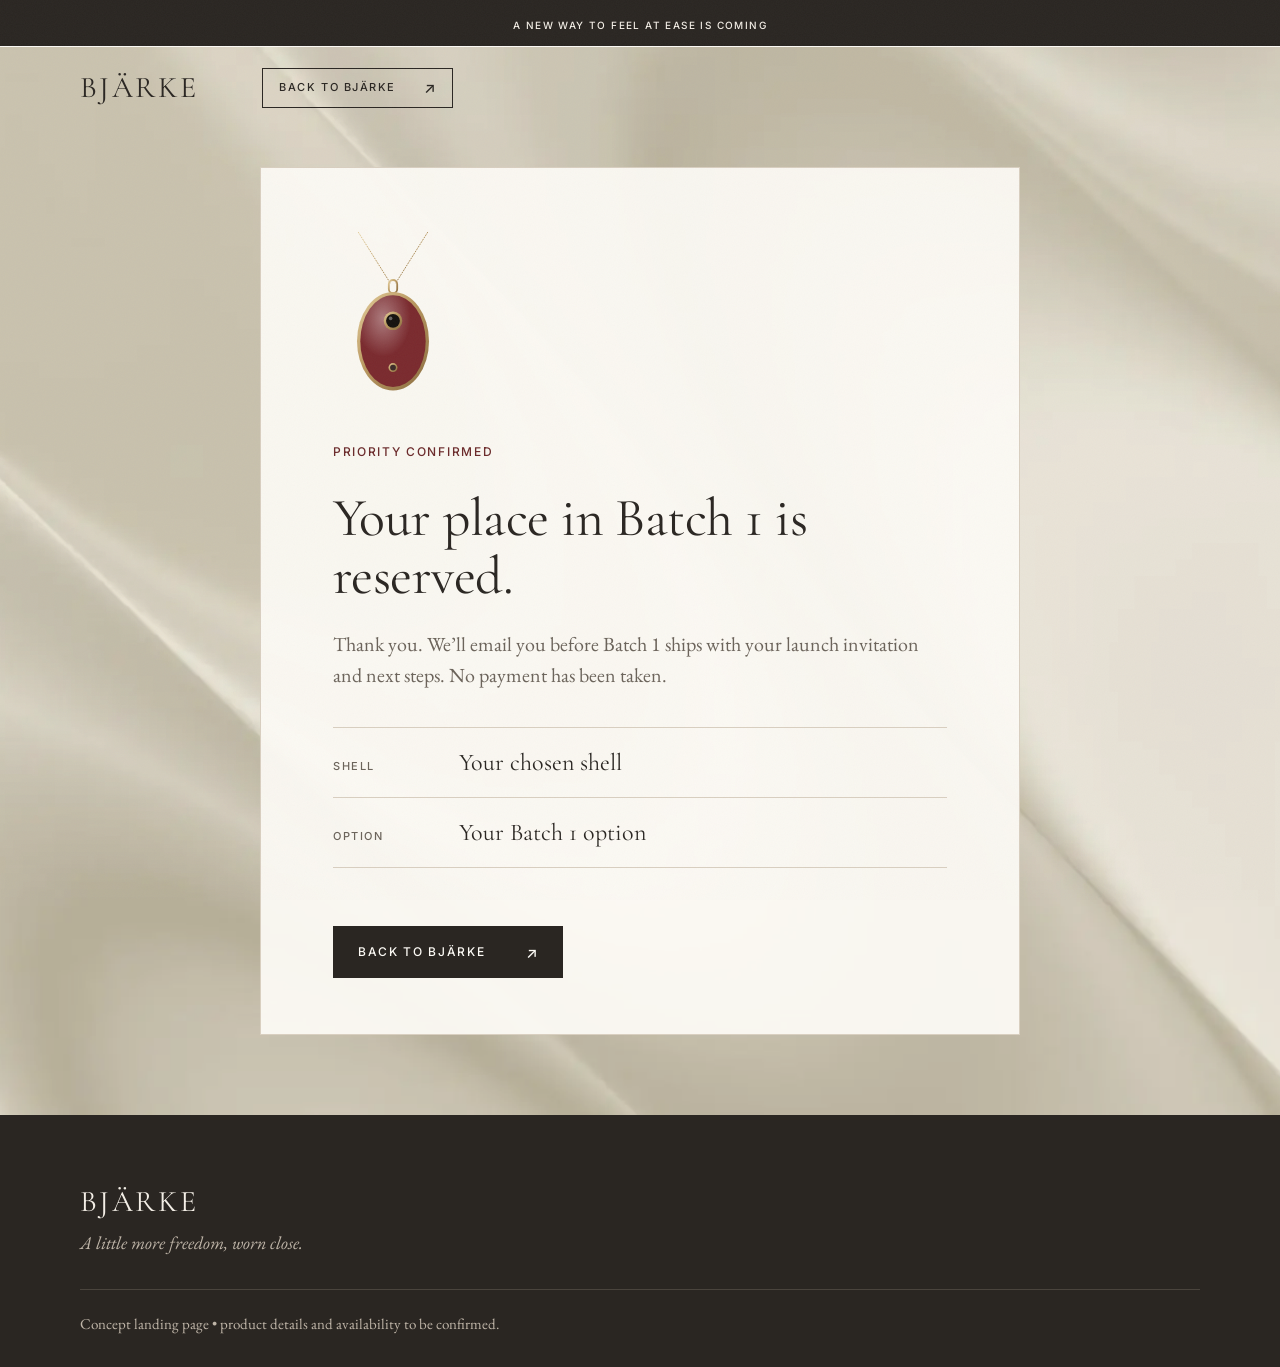
<file: priority-confirmed.html>
<!doctype html>
<html lang="en">
<head>
  <meta charset="utf-8">
  <meta name="viewport" content="width=device-width, initial-scale=1">
  <title>Priority Confirmed | Bjärke</title>
  <meta name="description" content="Your place in Bjärke Batch 1 is reserved.">
  <meta name="robots" content="noindex">
  <meta name="theme-color" content="#FCFAF5">
  <meta property="og:title" content="Bjärke | A little more freedom, worn close">
  <meta property="og:image" content="/images/og-image.jpg">
  <link rel="icon" href="/favicon.svg" type="image/svg+xml">

  <link rel="preconnect" href="https://fonts.googleapis.com">
  <link rel="preconnect" href="https://fonts.gstatic.com" crossorigin>
  <link rel="stylesheet" href="https://fonts.googleapis.com/css2?family=Cormorant+Garamond:wght@300;400&family=EB+Garamond:ital,wght@0,400;1,400&family=Inter:wght@500&display=swap">
  <link rel="stylesheet" href="/styles.css">

  <!-- ===================== META PIXEL =====================
       To activate: replace 'YOUR_PIXEL_ID' below with your Pixel ID
       (same ID as on index.html). This page fires PageView and the
       conversion event 'Lead' when a reservation is completed.
       ====================================================== -->
  <script>
    const PIXEL_ID = 'YOUR_PIXEL_ID'; // <-- paste your Meta Pixel ID here
    if (PIXEL_ID && PIXEL_ID !== 'YOUR_PIXEL_ID') {
      !function(f,b,e,v,n,t,s){if(f.fbq)return;n=f.fbq=function(){n.callMethod?
      n.callMethod.apply(n,arguments):n.queue.push(arguments)};if(!f._fbq)f._fbq=n;
      n.push=n;n.loaded=!0;n.version='2.0';n.queue=[];t=b.createElement(e);t.async=!0;
      t.src=v;s=b.getElementsByTagName(e)[0];s.parentNode.insertBefore(t,s)}(window,
      document,'script','https://connect.facebook.net/en_US/fbevents.js');
      fbq('init', PIXEL_ID);
      fbq('track', 'PageView');
      fbq('track', 'Lead'); // conversion event for the reservation (or use 'CompleteRegistration')
    }
  </script>
  <!-- =================== END META PIXEL =================== -->
</head>
<body data-confirm>
  <div class="announce" role="note"><span class="label">A new way to feel at ease is coming</span></div>

  <header class="nav" id="nav">
    <div class="wrap nav__inner">
      <a class="wordmark" href="/" aria-label="Bjärke home">BJÄRKE</a>
      <a class="btn btn--outline btn--sm nav__cta" href="/">Back to Bjärke <span class="arrow" aria-hidden="true">↗</span></a>
    </div>
  </header>

  <main id="main">
    <section class="confirm">
      <div class="reserve__silk" aria-hidden="true"></div>
      <div class="wrap">
        <div class="confirm__card">
          <span class="pendant" data-pendant aria-hidden="true"></span>
          <p class="eyebrow">Priority confirmed</p>
          <h1 class="h2">Your place in Batch 1 is reserved.</h1>
          <p class="body">Thank you. We’ll email you before Batch 1 ships with your launch invitation and next steps. No payment has been taken.</p>

          <dl class="summary">
            <div><dt>Shell</dt><dd data-c-shell>Your chosen shell</dd></div>
            <div><dt>Option</dt><dd data-c-option>Your Batch 1 option</dd></div>
          </dl>

          <a class="btn btn--solid" href="/">Back to Bjärke <span class="arrow" aria-hidden="true">↗</span></a>
        </div>
      </div>
    </section>
  </main>

  <footer class="footer">
    <div class="wrap">
      <div class="footer__top">
        <div>
          <p class="wordmark wordmark--light">BJÄRKE</p>
          <p class="footer__tag">A little more freedom, worn close.</p>
        </div>
      </div>
      <p class="footer__fine">Concept landing page • product details and availability to be confirmed.</p>
    </div>
  </footer>

  <script src="/main.js" defer></script>
</body>
</html>
</file>
<file: styles.css>
/* =========================================================
   Bjärke — landing page styles
   Mobile-first. Breakpoints: 768px (tablet), 1024px (desktop)
   ========================================================= */

:root {
  --ivory: #FCFAF5;
  --sand: #F3EEE6;
  --champagne: #E9E3D6;
  --ink: #2A2622;
  --stone: #6B635A;
  --wine: #6B2A2A;
  --gold: #A88B5E;
  --hair: #D9CFC0;
  --on-dark: #F3EEE6;
  --on-dark-2: #BFB5A8;

  --serif-d: "Cormorant Garamond", "Cormorant", Georgia, serif;
  --serif: "EB Garamond", Georgia, serif;
  --sans: "Inter", system-ui, -apple-system, "Helvetica Neue", Arial, sans-serif;

  --ease: cubic-bezier(0.22, 1, 0.36, 1);
  --gutter: 20px;
  --section: 96px;
  --shell: #7A2A2E;
}

@media (min-width: 1024px) {
  :root { --gutter: 80px; --section: 160px; }
}

*, *::before, *::after { box-sizing: border-box; }
html { -webkit-text-size-adjust: 100%; scroll-padding-top: 88px; }
html.lenis, html.lenis body { height: auto; }
.lenis.lenis-smooth { scroll-behavior: auto !important; }
body {
  margin: 0;
  background: var(--ivory);
  color: var(--ink);
  font-family: var(--serif);
  font-size: 18px;
  line-height: 1.55;
  -webkit-font-smoothing: antialiased;
  text-rendering: optimizeLegibility;
  overflow-x: hidden;
}
/* film grain */
body::after {
  content: "";
  position: fixed; inset: 0;
  pointer-events: none;
  z-index: 100;
  opacity: .035;
  background-image: url("data:image/svg+xml;utf8,<svg xmlns='http://www.w3.org/2000/svg' width='160' height='160'><filter id='n'><feTurbulence type='fractalNoise' baseFrequency='.9' numOctaves='3' stitchTiles='stitch'/></filter><rect width='100%' height='100%' filter='url(%23n)'/></svg>");
}

img { display: block; max-width: 100%; height: auto; }
a { color: inherit; text-decoration: none; }
button { font: inherit; color: inherit; background: none; border: 0; padding: 0; cursor: pointer; }
ul, ol { list-style: none; margin: 0; padding: 0; }
h1, h2, h3, p, figure { margin: 0; }
fieldset { border: 0; margin: 0; padding: 0; min-width: 0; }

:focus-visible { outline: 1px solid var(--ink); outline-offset: 4px; }
.section--dark :focus-visible, .footer :focus-visible { outline-color: var(--on-dark); }

.br-d { display: none; }
@media (min-width: 1024px) { .br-d { display: inline; } }
.sr { position: absolute; width: 1px; height: 1px; overflow: hidden; clip: rect(0 0 0 0); white-space: nowrap; }
.skip { position: absolute; left: 12px; top: -60px; z-index: 200; background: var(--ink); color: var(--ivory); padding: 10px 14px; font: 500 12px var(--sans); }
.skip:focus { top: 12px; }

.wrap { max-width: 1440px; margin: 0 auto; padding: 0 var(--gutter); }

/* ---------- Type ---------- */
.label, .eyebrow, .btn, .num, .mini {
  font-family: var(--sans);
  font-weight: 500;
  font-size: 11px;
  letter-spacing: .14em;
  text-transform: uppercase;
  line-height: 1.4;
}
@media (min-width: 1024px) { .label, .eyebrow, .btn { font-size: 12px; } .h2 { max-width: none !important; } }

.eyebrow { color: var(--wine); margin-bottom: 28px; }
.eyebrow span { color: var(--wine); }
.eyebrow--plain { color: var(--ink); }
.num { color: var(--wine); font-size: 11px; letter-spacing: .08em; }
.num--light { color: var(--on-dark-2); }

.h2 {
  font-family: var(--serif-d);
  font-weight: 400;
  font-size: clamp(40px, 4.2vw, 58px);
  line-height: 1.08;
  letter-spacing: -0.01em;
  max-width: 24ch;
}
.h3 {
  font-family: var(--serif-d);
  font-weight: 400;
  font-size: clamp(26px, 2.3vw, 32px);
  line-height: 1.18;
  letter-spacing: -0.005em;
}
.body {
  color: var(--stone);
  font-size: 19px;
  line-height: 1.55;
  max-width: 34em;
  margin-top: 24px;
}
@media (min-width: 1024px) { .body { font-size: 20px; } }
.body--sm { font-size: 18px; margin-top: 16px; }
.fine { font-style: italic; color: var(--stone); font-size: 16px; }

/* ---------- Buttons ---------- */
.btn {
  display: inline-flex;
  align-items: center;
  justify-content: space-between;
  gap: 40px;
  min-height: 52px;
  padding: 0 24px;
  border: 1px solid var(--ink);
  border-radius: 0;
  transition: background-color .6s var(--ease), color .6s var(--ease);
}
.btn .arrow { font-family: var(--sans); font-size: 15px; letter-spacing: 0; transition: transform .6s var(--ease); }
.btn:hover .arrow, .textlink:hover .arrow { transform: translate(2px, -2px); }
.btn--solid { background: var(--ink); color: var(--ivory); }
.btn--solid:hover { background: #3B3530; }
.btn--outline { color: var(--ink); background: transparent; min-width: 260px; }
.btn--outline:hover { background: var(--ink); color: var(--ivory); }
.btn--sm { min-height: 40px; gap: 28px; padding: 0 16px; font-size: 11px; min-width: 0; }
.btn--block { width: 100%; }
.textlink { font-family: var(--serif); font-size: 18px; display: inline-flex; gap: 8px; align-items: center; }
.textlink .arrow { font-family: var(--sans); font-size: 14px; transition: transform .6s var(--ease); }

/* ---------- Hairline rules ---------- */
.rule { display: block; height: 1px; background: var(--hair); transform-origin: left center; }

/* ---------- Announcement + Nav ---------- */
.announce {
  background: var(--ink); color: var(--on-dark);
  text-align: center; padding: 9px 16px;
}
.announce .label { font-size: 10px; }

.nav {
  position: sticky; top: 0; z-index: 50;
  background: transparent;
  border-bottom: 1px solid transparent;
  transition: background-color .6s var(--ease), border-color .6s var(--ease);
}
.nav.is-scrolled { background: var(--ivory); border-bottom-color: var(--hair); }
.nav__inner { display: flex; align-items: center; height: 64px; gap: 24px; }
.wordmark { font-family: var(--serif-d); font-weight: 400; font-size: 26px; letter-spacing: .08em; line-height: 1; }
.wordmark--light { color: var(--on-dark); font-size: 34px; }
.nav__links { display: none; margin-left: auto; gap: 56px; }
.nav__links a { position: relative; }
.nav__links a::after { content: ""; position: absolute; left: 0; right: 0; bottom: -4px; height: 1px; background: currentColor; transform: scaleX(0); transform-origin: left; transition: transform .7s var(--ease); }
.nav__links a:hover::after { transform: scaleX(1); }
.nav__cta { display: none; }
.nav__menu { margin-left: auto; display: inline-flex; gap: 8px; align-items: center; min-height: 44px; }
.mobile-menu {
  border-top: 1px solid var(--hair);
  background: var(--ivory);
  padding: 8px var(--gutter) 24px;
  display: grid;
}
.mobile-menu[hidden] { display: none; }
.mobile-menu a:not(.btn) { font-family: var(--serif-d); font-size: 28px; padding: 14px 0; border-bottom: 1px solid var(--hair); }
.mobile-menu .btn { margin-top: 20px; }
@media (min-width: 1024px) {
  .nav__inner { height: 84px; gap: 64px; }
  .nav__links { display: flex; }
  .nav__cta { display: inline-flex; }
  .nav__menu, .mobile-menu { display: none !important; }
  .wordmark { font-size: 30px; }
}

/* ---------- Hero ---------- */
.hero {
  position: relative;
  overflow: hidden;
  margin-top: -64px;
  padding-top: 64px;
  background: var(--champagne);
}
@media (min-width: 1024px) { .hero { margin-top: -84px; padding-top: 84px; } }
.hero__silk, .reserve__silk {
  position: absolute; inset: -6%;
  background: url("/images/silk.webp") center / cover no-repeat;
  animation: drift 20s var(--ease) infinite alternate;
  will-change: transform;
}
.hero__silk::after, .reserve__silk::after { content: ""; position: absolute; inset: 0; background: rgba(233, 227, 214, .28); }
@keyframes drift {
  from { transform: scale(1.04) translate3d(-1.2%, 0, 0); }
  to   { transform: scale(1.1) translate3d(1.2%, -1.5%, 0); }
}
.hero__grid { position: relative; display: grid; gap: 40px; padding-top: 40px; padding-bottom: 40px; }
.hero .eyebrow { margin-bottom: 20px; }
.hero__title {
  font-family: var(--serif-d);
  font-weight: 300;
  font-size: clamp(42px, 6.2vw, 92px);
  line-height: 1.02;
  letter-spacing: -0.01em;
}
.line { display: block; overflow: hidden; padding-bottom: .06em; }
.line > span { display: block; }
.hero__body { color: #4F4841; max-width: 30em; }
.hero__actions { display: flex; flex-direction: column; align-items: flex-start; gap: 22px; margin-top: 32px; }
.hero__actions .btn--solid { width: 100%; }

.hero__pendant { display: grid; justify-items: center; gap: 14px; }
.try { position: relative; width: 100%; display: grid; justify-items: center; padding: 24px 0 18px; border: 1px solid var(--hair); background: rgba(252, 250, 245, .55); }
.pendant-btn { display: block; touch-action: manipulation; -webkit-tap-highlight-color: transparent; }
.caption { font-family: var(--serif); font-style: italic; color: #4F4841; font-size: 16px; }

.alert-card {
  position: absolute; left: 50%; bottom: 16px;
  display: inline-flex; gap: 10px; align-items: center;
  white-space: nowrap;
  background: var(--ivory); border: 1px solid var(--hair);
  padding: 10px 16px;
  font-family: var(--serif); font-size: 16px; color: var(--ink);
  transform: translate(-50%, 16px); opacity: 0; pointer-events: none;
  transition: transform .8s var(--ease), opacity .8s var(--ease);
}
.alert-card.is-on { transform: translate(-50%, 0); opacity: 1; }
.alert-card__dot { width: 7px; height: 7px; border-radius: 50%; background: #3F8A6E; }

.features {
  position: relative;
  display: grid; grid-template-columns: 1fr 1fr;
  border-top: 1px solid rgba(42, 38, 34, .18);
  margin-bottom: 0;
}
.features li { padding: 18px 0; border-bottom: 1px solid rgba(42, 38, 34, .12); font-size: 10px; }
.features li:nth-child(odd) { padding-right: 12px; }

@media (min-width: 1024px) {
  .hero__grid { grid-template-columns: 7fr 4fr; align-items: center; padding-top: 110px; padding-bottom: 96px; gap: 80px; }
  .hero__actions { flex-direction: row; align-items: center; gap: 40px; }
  .hero__actions .btn--solid { width: auto; min-width: 320px; }
  .try { border: 0; background: none; padding: 0 0 70px; }
  .features { grid-template-columns: repeat(4, 1fr); margin-bottom: 0; }
  .features li { border-bottom: 0; padding: 26px 0 30px; font-size: 11px; }
  .features li + li { padding-left: 24px; border-left: 1px solid rgba(42, 38, 34, .14); }
}

/* ---------- Pendant (SVG) ---------- */
.pendant { display: block; }
.pendant svg { display: block; width: 100%; height: auto; overflow: visible; }
.pendant[data-size="hero"] { width: 168px; }
.pendant[data-size="mini"] { width: 56px; }
.pendant[data-size="form"] { width: 150px; }
@media (min-width: 1024px) {
  .pendant[data-size="hero"] { width: 230px; }
  .pendant[data-size="form"] { width: 190px; }
}
.pendant .p-shell { transition: fill .9s var(--ease); fill: var(--shell); }
.pendant .p-light { transition: fill .4s var(--ease); }
.pendant .p-glow { opacity: 0; transition: opacity .4s var(--ease); }
.pendant .p-ring { opacity: 0; transform-box: fill-box; transform-origin: center; }
.pendant.is-alert .p-light { fill: #E0473C; }
.pendant.is-alert .p-glow { opacity: 1; }
.pendant.is-alert .p-ring { animation: ring 1.8s var(--ease) 2; }
.pendant.is-alert .p-ring--2 { animation-delay: .35s; }
@keyframes ring {
  0% { opacity: .55; transform: scale(.9); }
  100% { opacity: 0; transform: scale(1.7); }
}
.pendant-btn:active .pendant svg { transform: scale(.985); }
.pendant svg { transition: transform .4s var(--ease); }

/* ---------- Sections ---------- */
.section { padding: var(--section) 0; }
.section--sand { background: var(--sand); }
.section--dark { background: var(--ink); color: var(--on-dark); }
.section--dark .eyebrow, .section--dark .eyebrow span { color: var(--on-dark-2); }
.section--dark .body { color: var(--on-dark-2); }

/* 01 */
.piece__grid { display: grid; gap: 40px; }
.piece__copy .btn { margin-top: 40px; }
.frame { padding: 12px; background: var(--ivory); border: 1px solid var(--hair); }
.piece__frame { background: #F4F0E8; }
.media { position: relative; overflow: hidden; background: #E7E0D3; }
.media img { width: 100%; height: 100%; object-fit: cover; }
.piece__frame .media { aspect-ratio: 582 / 718; }
.piece__frame .media img { will-change: transform; }
@media (min-width: 768px) { .piece__frame .media { aspect-ratio: 720 / 790; } }
@media (min-width: 1024px) {
  .piece__grid { grid-template-columns: 7fr 5fr; gap: 80px; align-items: start; }
  .piece__copy { padding-top: 0; }
  .piece__copy .h2 { font-size: clamp(48px, 4.4vw, 64px); max-width: none; }
  .piece__copy .body { margin-top: 56px; }
  .piece__copy .btn { margin-top: 80px; }
  .piece__frame { margin-top: -10px; }
}

/* 02 */
.cols3 { display: grid; gap: 48px; margin-top: 56px; }
.col .num { margin: 28px 0 22px; }
@media (min-width: 1024px) {
  .cols3 { grid-template-columns: repeat(3, 1fr); gap: 48px; margin-top: 110px; }
  .col .rule { background: #C9BFA6; }
  .col .num { margin: 36px 0 32px; }
}

/* 03 */
.how__grid { display: grid; gap: 48px; margin-top: 48px; }
.step { position: relative; display: grid; grid-template-columns: 52px 1fr; padding-bottom: 36px; }
.step .rule { grid-column: 1 / -1; margin-bottom: 26px; }
.step .num { padding-top: 10px; }
.step .h3, .step .body { transition: color .7s var(--ease), opacity .7s var(--ease); }
.how__visual { order: -1; }
.map {
  position: relative;
  aspect-ratio: 830 / 660;
  border: 1px solid var(--hair);
  overflow: hidden;
  container-type: inline-size;
  font-family: var(--sans);
  background: #E8E7DE;
}
.map__bg { position: absolute; inset: 0; width: 100%; height: 100%; }
.map__lbl { font: 500 15px var(--sans); fill: #8C8C84; letter-spacing: .06em; }
.map__you { font: 500 15px var(--sans); fill: #3E63A3; letter-spacing: .06em; }
.map__tag { position: absolute; left: 4cqw; top: 4.4cqw; font-size: 1.6cqw; letter-spacing: .06em; text-transform: uppercase; color: #4D4A44; }
.map__card {
  position: absolute; left: 4cqw; top: 55cqw; width: 45cqw;
  background: #fff; border-radius: 1.2cqw; padding: 2.6cqw 2.6cqw 2.2cqw;
  border: 1px solid #E2E0DA;
}
.map__card-title { font-family: var(--serif); font-size: 3.2cqw; line-height: 1.15; margin-top: 1cqw; color: var(--ink); }
.map__note { position: absolute; left: 4cqw; bottom: 3cqw; font-family: var(--serif); font-style: italic; font-size: 1.9cqw; color: #6E6A62; }
.mini { font-size: max(8px, 1.4cqw); letter-spacing: .05em; display: flex; align-items: center; gap: .8cqw; color: #5D5952; }
.mini--blue { color: #3E63A3; }
.mini--green { color: #2F7A5C; }
.dot { width: 1.4cqw; height: 1.4cqw; border-radius: 50%; display: inline-block; flex: none; }
.dot--blue { background: #4A72B5; }
.dot--green { background: #3F8A6E; }

.phone {
  position: absolute; right: 6.5cqw; top: 5cqw;
  width: 36.5cqw; height: 72cqw;
  border-radius: 6.5cqw;
  background: #262A33;
  padding: 1.2cqw;
}
.phone__screen { position: relative; height: 100%; border-radius: 5.4cqw; overflow: hidden; background: #EDEDE8; }
.phone__status { display: flex; justify-content: space-between; align-items: center; padding: 2.4cqw 3.6cqw 0; font-size: 1.6cqw; color: #222; }
.phone__island { width: 12cqw; height: 3cqw; border-radius: 3cqw; background: #111; }
.phone__head { margin: 2.6cqw 1.6cqw 0; background: #fff; border-radius: 1.6cqw; padding: 2cqw 2cqw 1.8cqw; position: relative; z-index: 2; }
.phone__brand { font-family: var(--serif-d); font-size: 3.1cqw; letter-spacing: .06em; color: var(--ink); }
.screen { position: absolute; inset: 17cqw 1.6cqw 1.6cqw; opacity: 0; transform: translateY(1.5cqw); transition: opacity .7s var(--ease), transform .7s var(--ease); }
.map[data-state="0"] .screen--0, .map[data-state="1"] .screen--1, .map[data-state="2"] .screen--2 { opacity: 1; transform: none; }
.contacts { background: #fff; border-radius: 1.6cqw; padding: 0 2cqw; }
.contacts li { display: grid; grid-template-columns: auto 1fr auto; gap: 1.6cqw; align-items: center; padding: 2cqw 0; font-family: var(--serif); font-size: 2.6cqw; border-bottom: 1px solid #ECEAE4; }
.contacts li:last-child { border-bottom: 0; }
.avatar { width: 4.6cqw; height: 4.6cqw; border-radius: 50%; display: grid; place-items: center; background: var(--sand); font-family: var(--sans); font-size: 1.8cqw; color: var(--stone); }
.tick { color: #2F7A5C; font-family: var(--sans); font-size: 1.8cqw; }
.screen__foot { margin-top: 2cqw; padding-left: 1cqw; }
.screen--1 { display: grid; align-content: center; justify-items: center; text-align: center; padding-bottom: 6cqw; }
.alert-ring { position: relative; width: 16cqw; height: 16cqw; margin-bottom: 3cqw; }
.alert-ring i { position: absolute; inset: 5cqw; border-radius: 50%; background: var(--wine); }
.alert-ring span { position: absolute; inset: 0; border-radius: 50%; border: 1px solid var(--wine); opacity: 0; }
.map[data-state="1"] .alert-ring span { animation: ring 2.2s var(--ease) infinite; }
.map[data-state="1"] .alert-ring span + span { animation-delay: .6s; }
.screen__title { font-family: var(--serif-d); font-size: 3.6cqw; color: var(--ink); line-height: 1.15; margin-top: .6cqw; }
.screen__sub { font-size: 1.6cqw; color: #5D5952; line-height: 1.45; margin-top: .8cqw; }
.screen--2 { inset: 0; }
.phone__map {
  position: absolute; inset: 0;
  background:
    linear-gradient(100deg, transparent 47%, #FAF9F5 47%, #FAF9F5 50%, transparent 50%),
    linear-gradient(-10deg, transparent 60%, #FAF9F5 60%, #FAF9F5 62.5%, transparent 62.5%),
    linear-gradient(#D9E0D3, #D9E0D3) 62% 38% / 34% 18% no-repeat,
    linear-gradient(#DFE3D8, #DFE3D8) 12% 72% / 30% 10% no-repeat,
    #E8E8E2;
}
.pulse-dot { position: absolute; left: 47%; top: 44%; width: 5cqw; height: 5cqw; margin: -2.5cqw; border-radius: 50%; background: #4A72B5; border: .9cqw solid #fff; box-shadow: 0 0 0 0 rgba(74, 114, 181, .35); }
.map[data-state="2"] .pulse-dot { animation: pulse 2.4s var(--ease) infinite; }
@keyframes pulse {
  0% { box-shadow: 0 0 0 0 rgba(74, 114, 181, .35); }
  100% { box-shadow: 0 0 0 7cqw rgba(74, 114, 181, 0); }
}
.sheet { position: absolute; left: 1.6cqw; right: 1.6cqw; bottom: 1.6cqw; background: #fff; border-radius: 2cqw; padding: 2.4cqw 2.4cqw 2cqw; display: grid; gap: .4cqw; }
.sheet .mini--green { margin-top: .8cqw; }

@media (min-width: 1024px) {
  .how__grid { grid-template-columns: 5fr 6fr; gap: 100px; margin-top: 100px; align-items: start; }
  .how__visual { order: 0; position: sticky; top: 140px; }
  .steps { padding-bottom: 10vh; }
  .step { grid-template-columns: 96px 1fr; min-height: 34vh; padding-bottom: 0; }
  .step .rule { margin-bottom: 30px; }
  .step:not(.is-active) .h3 { color: #A39A8F; }
  .step:not(.is-active) .body { opacity: .45; }
}

/* 04 */
.moments { display: grid; gap: 48px; margin-top: 56px; }
.moment__media { aspect-ratio: 4 / 3; border: 1px solid #5A534B; }
.moment__media img { transition: transform .9s var(--ease); }
.moment:hover .moment__media img { transform: scale(1.03); }
.moment .num { margin: 24px 0 10px; }
.moment .h3 { font-size: clamp(30px, 2.6vw, 38px); }
@media (min-width: 768px) { .moments { grid-template-columns: repeat(3, 1fr); gap: 32px; } }
@media (min-width: 1024px) { .moments { gap: 48px; margin-top: 64px; } }

/* 05 + 06 */
.pair { padding-bottom: calc(var(--section) * .6); }
.pair__grid { display: grid; gap: 24px; }
.card { padding: 40px 24px; }
.card--sand { background: var(--sand); }
.card--outline { border: 1px solid var(--hair); display: flex; flex-direction: column; }
.h2--card { font-size: clamp(38px, 3.6vw, 52px); max-width: none; }
.h2--lg { font-size: clamp(44px, 4.6vw, 72px); line-height: 1; }
.shell-picker { display: flex; align-items: center; justify-content: space-between; gap: 16px; margin-top: 48px; }
.swatches { display: flex; gap: 14px; flex-wrap: wrap; }
.swatch {
  display: block;
  position: relative;
  width: 44px; height: 44px; border-radius: 50%;
  background: var(--c);
  box-shadow: inset 0 0 0 1px rgba(0, 0, 0, .12);
  flex: none;
}
.swatch::after { content: ""; position: absolute; inset: -6px; border-radius: 50%; border: 1px solid var(--ink); opacity: 0; transform: scale(.9); transition: opacity .6s var(--ease), transform .6s var(--ease); }
.swatch[aria-checked="true"]::after { opacity: 1; transform: none; }
.shell-name { margin-top: 20px; color: var(--stone); min-height: 1.4em; }
.flatlay { margin-top: 40px; aspect-ratio: 1400 / 788; }
.privacy-list { display: grid; gap: 26px; margin-top: 32px; }
.card--outline > .rule { margin-top: 48px; }
.privacy-list li { display: flex; align-items: center; gap: 12px; }
.rec-dot { width: 8px; height: 8px; border-radius: 50%; background: #C8372D; animation: rec 2.4s var(--ease) infinite; }
@keyframes rec {
  0%, 100% { box-shadow: 0 0 0 0 rgba(200, 55, 45, .35); opacity: 1; }
  50% { box-shadow: 0 0 0 7px rgba(200, 55, 45, 0); opacity: .75; }
}
.rec-demo { position: relative; margin-top: 40px; aspect-ratio: 16 / 7; overflow: hidden; border: 1px solid var(--hair); background: #2A2622; }
.rec-demo__scene { position: absolute; inset: -4%; background: url("/images/walk-back.webp") center 40% / cover; filter: saturate(.75) brightness(.8); animation: scene 9s linear infinite; }
@keyframes scene { from { transform: scale(1.06) translateX(-1.5%); } to { transform: scale(1.06) translateX(1.5%); } }
.rec-demo__tag, .rec-demo__light {
  position: absolute; left: 14px; bottom: 14px;
  font: 500 10px var(--sans); letter-spacing: .14em; text-transform: uppercase;
  color: var(--ivory); background: rgba(42, 38, 34, .72); padding: 7px 10px;
}
.rec-demo__tag--calm { animation: calm 9s infinite; }
.rec-demo__tag--alert { opacity: 0; animation: alertTag 9s infinite; }
.rec-demo__light { left: auto; right: 14px; top: 14px; bottom: auto; display: flex; align-items: center; gap: 8px; opacity: 0; animation: light 9s infinite; }
.rec-demo__light i { width: 8px; height: 8px; border-radius: 50%; background: #E0473C; box-shadow: 0 0 10px 2px rgba(224, 71, 60, .7); }
.rec-demo__light b { font-weight: 500; }
@keyframes calm { 0%, 30% { opacity: 1; } 36%, 94% { opacity: 0; } 100% { opacity: 1; } }
@keyframes alertTag { 0%, 32% { opacity: 0; } 38%, 92% { opacity: 1; } 98%, 100% { opacity: 0; } }
@keyframes light { 0%, 50% { opacity: 0; } 55%, 92% { opacity: 1; } 98%, 100% { opacity: 0; } }
.card--outline .fine { margin-top: 40px; font-size: 15px; }

@media (min-width: 1024px) {
  .pair__grid { grid-template-columns: 1fr 1fr; gap: 56px; }
  .card { padding: 48px 48px 44px; }
  .card--sand { padding-bottom: 44px; }
  .flatlay { margin: 56px -10px 0; }
  .card--outline .body { max-width: 31em; }
  .card--outline > .rule { margin-top: 56px; }
  .card--outline .fine { margin-top: 56px; }
}

/* ---------- Reserve ---------- */
.reserve { position: relative; overflow: hidden; padding: 72px 0; background: var(--champagne); }
.reserve .wrap { position: relative; padding: 0 12px; }
.reserve__card { background: rgba(252, 250, 245, .93); border: 1px solid var(--hair); padding: 40px 20px 28px; max-width: 1040px; margin: 0 auto; }
.reserve__grid { display: grid; gap: 32px; }
.reserve .eyebrow { margin-bottom: 20px; }
.reserve .h2 { max-width: 14ch; }
.reserve__preview { order: -1; display: none; }
.form { margin-top: 36px; display: grid; gap: 26px; }
.hp { position: absolute; left: -9999px; }
.field-row { display: grid; gap: 26px; }
.field { display: grid; gap: 10px; }
.field legend { margin-bottom: 14px; padding: 0; }
.field input[type="text"], .field input[type="email"], .field input[type="tel"] {
  width: 100%; min-height: 52px;
  font: 18px var(--serif); color: var(--ink);
  background: var(--ivory);
  border: 1px solid var(--hair); border-radius: 0;
  padding: 0 16px;
  transition: border-color .5s var(--ease);
  -webkit-appearance: none; appearance: none;
}
.field input:focus { outline: none; border-color: var(--ink); }
.field input:focus-visible { outline: 1px solid var(--ink); outline-offset: 2px; }
.field.has-error input { border-color: var(--wine); }
.error { color: var(--wine); font-size: 16px; min-height: 0; }
.error:empty { display: none; }

.swatches--form { gap: 16px; }
.swatch-opt { position: relative; display: block; cursor: pointer; }
.swatch-opt input { position: absolute; opacity: 0; width: 44px; height: 44px; margin: 0; cursor: pointer; }
.swatch-opt input:checked + .swatch::after { opacity: 1; transform: none; }
.swatch-opt input:focus-visible + .swatch { outline: 1px solid var(--ink); outline-offset: 9px; }
.choice-name { font-family: var(--sans); font-weight: 500; font-size: 11px; letter-spacing: .14em; text-transform: uppercase; color: var(--stone); margin-top: 6px; }

.chips { display: grid; grid-template-columns: 1fr 1fr; gap: 10px; }
.chip { position: relative; cursor: pointer; }
.chip input, .option input { position: absolute; opacity: 0; inset: 0; margin: 0; cursor: pointer; }
.chip span {
  display: flex; align-items: center; min-height: 48px; padding: 8px 14px;
  border: 1px solid var(--hair); background: var(--ivory);
  font-size: 17px; line-height: 1.25;
  transition: border-color .5s var(--ease), background-color .5s var(--ease), color .5s var(--ease);
}
.chip input:checked + span { border-color: var(--ink); background: var(--ink); color: var(--ivory); }
.chip input:focus-visible + span, .option input:focus-visible + .option__box { outline: 1px solid var(--ink); outline-offset: 3px; }

.options { display: grid; gap: 12px; }
.option { position: relative; cursor: pointer; display: block; }
.option__box {
  display: grid; gap: 4px; padding: 18px 20px 18px 52px; position: relative;
  border: 1px solid var(--hair); background: var(--ivory);
  transition: border-color .5s var(--ease);
}
.option__box::before { content: ""; position: absolute; left: 20px; top: 22px; width: 16px; height: 16px; border-radius: 50%; border: 1px solid var(--stone); }
.option__box::after { content: ""; position: absolute; left: 24px; top: 26px; width: 8px; height: 8px; border-radius: 50%; background: var(--ink); transform: scale(0); transition: transform .5s var(--ease); }
.option input:checked + .option__box { border-color: var(--ink); }
.option input:checked + .option__box::after { transform: scale(1); }
.option__title { font-family: var(--serif-d); font-size: 25px; line-height: 1.15; }
.option__meta { color: var(--stone); font-size: 16px; }
.option__price { font-family: var(--sans); font-weight: 500; font-size: 12px; letter-spacing: .1em; margin-top: 6px; }
.option__price s { color: var(--stone); margin-left: 6px; }
.option__price em { font-style: normal; color: var(--wine); margin-left: 6px; text-transform: uppercase; }
.field.has-error .chip span, .field.has-error .option__box { border-color: rgba(107, 42, 42, .5); }

.btn[disabled] { cursor: progress; opacity: .85; }
.btn.is-success { background: var(--ink); }
.form-error { text-align: left; }
.fine--center { text-align: center; font-size: 15px; }

.marquee { margin-top: 36px; border-top: 1px solid var(--hair); padding-top: 20px; overflow: hidden; white-space: nowrap; }
.marquee__track { display: inline-flex; animation: marquee 40s linear infinite; }
.marquee__track span { font: 500 10px var(--sans); letter-spacing: .16em; text-transform: uppercase; color: var(--stone); }
@keyframes marquee { from { transform: translateX(0); } to { transform: translateX(-50%); } }

@media (min-width: 768px) {
  .field-row { grid-template-columns: 1fr 1fr; }
  .chips { grid-template-columns: repeat(4, 1fr); }
  .options { grid-template-columns: 1fr 1fr; }
}
@media (min-width: 1024px) {
  .reserve { padding: 140px 0; }
  .reserve .wrap { padding: 0 var(--gutter); }
  .reserve__card { padding: 64px 72px 36px; }
  .reserve__grid { grid-template-columns: 1fr 220px; gap: 72px; }
  .reserve__preview { order: 0; display: grid; justify-items: center; align-content: start; gap: 20px; position: sticky; top: 140px; padding-top: 110px; }
  .reserve__preview .label { color: var(--stone); text-align: center; }
  .reserve .h2 { font-size: clamp(44px, 4vw, 58px); }
}

/* ---------- Footer ---------- */
.footer { background: var(--ink); color: var(--on-dark); padding: 56px 0 28px; }
.footer__top { display: grid; gap: 32px; padding-bottom: 32px; border-bottom: 1px solid #4A443D; }
.footer__tag { font-style: italic; color: var(--on-dark-2); margin-top: 12px; }
.footer__links { display: flex; flex-wrap: wrap; gap: 20px 40px; }
.footer__links a { color: var(--on-dark); }
.footer__fine { color: var(--on-dark-2); font-size: 15px; margin-top: 22px; }
@media (min-width: 1024px) {
  .footer { padding: 72px 0 32px; }
  .footer__top { grid-template-columns: 1fr auto; align-items: start; }
  .footer__links { gap: 96px; padding-top: 14px; }
}

/* ---------- Confirmation page ---------- */
.confirm { position: relative; overflow: hidden; min-height: calc(100vh - 34px); display: grid; align-items: center; padding: 120px 0 80px; background: var(--champagne); margin-top: -64px; }
@media (min-width: 1024px) { .confirm { margin-top: -84px; } }
.confirm .wrap { position: relative; width: 100%; }
.confirm__card { max-width: 760px; margin: 0 auto; background: rgba(252, 250, 245, .94); border: 1px solid var(--hair); padding: 48px 24px 40px; display: grid; gap: 0; justify-items: start; }
.confirm__card .pendant { width: 120px; margin-bottom: 32px; }
.confirm__card .h2 { max-width: 16ch; }
.summary { width: 100%; margin-top: 36px; border-top: 1px solid var(--hair); }
.summary div { display: grid; grid-template-columns: 110px 1fr; gap: 16px; padding: 16px 0; border-bottom: 1px solid var(--hair); align-items: baseline; }
.summary dt { font: 500 11px var(--sans); letter-spacing: .14em; text-transform: uppercase; color: var(--stone); }
.summary dd { margin: 0; font-family: var(--serif-d); font-size: 24px; }
.confirm__card .btn { margin-top: 40px; }
@media (min-width: 1024px) { .confirm__card { padding: 64px 72px 56px; } }

/* ---------- Entrance states (only when motion allowed + JS ran) ---------- */
html.motion.js-ready [data-reveal],
html.motion.js-ready [data-fade] { opacity: 0; }
html.motion.js-ready .hero__title .line > span { transform: translateY(110%); }
html.motion.js-ready .rule { transform: scaleX(0); }
html.motion.js-ready [data-media] { clip-path: inset(100% 0 0 0); }

/* ---------- Reduced motion ---------- */
@media (prefers-reduced-motion: reduce) {
  *, *::before, *::after { animation: none !important; transition: none !important; }
  .hero__silk, .reserve__silk { transform: scale(1.04); }
  .rec-demo__tag--calm { opacity: 0; }
  .rec-demo__tag--alert, .rec-demo__light { opacity: 1; }
  .marquee__track { flex-wrap: wrap; white-space: normal; }
  .marquee__track span + span { display: none; }
}
</file>
